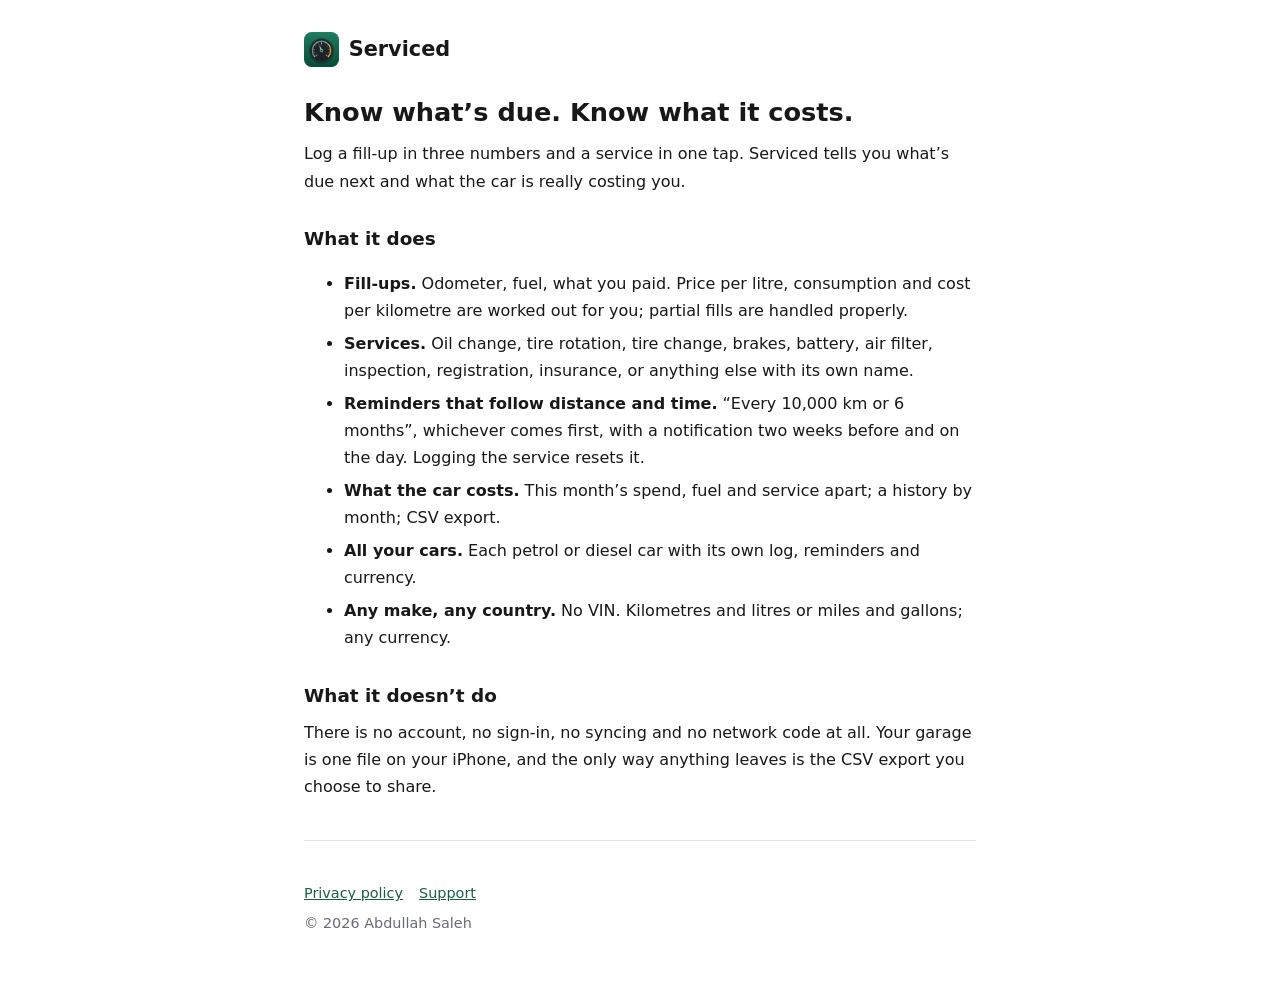
<file: index.html>
<!DOCTYPE html>
<html lang="en">
<head>
<meta charset="utf-8">
<meta name="viewport" content="width=device-width, initial-scale=1">
<title>Serviced — the car logbook that keeps itself</title>
<meta name="description" content="Serviced logs your fill-ups and services, reminds you before the oil change, tires, registration or insurance is due, and shows what the car costs. No account; everything stays on your iPhone.">
<link rel="icon" href="icon-green.png">
<link rel="apple-touch-icon" href="icon-green.png">
<link rel="stylesheet" href="style.css">
</head>
<body>
<a class="brand" href="./"><img src="icon-green.png" alt=""> Serviced</a>

<h1>Know what’s due. Know what it costs.</h1>
<p>Log a fill-up in three numbers and a service in one tap. Serviced tells you what’s due next and what the car is really costing you.</p>

<h2>What it does</h2>
<ul>
<li><strong>Fill-ups.</strong> Odometer, fuel, what you paid. Price per litre, consumption and cost per kilometre are worked out for you; partial fills are handled properly.</li>
<li><strong>Services.</strong> Oil change, tire rotation, tire change, brakes, battery, air filter, inspection, registration, insurance, or anything else with its own name.</li>
<li><strong>Reminders that follow distance and time.</strong> “Every 10,000 km or 6 months”, whichever comes first, with a notification two weeks before and on the day. Logging the service resets it.</li>
<li><strong>What the car costs.</strong> This month’s spend, fuel and service apart; a history by month; CSV export.</li>
<li><strong>All your cars.</strong> Each petrol or diesel car with its own log, reminders and currency.</li>
<li><strong>Any make, any country.</strong> No VIN. Kilometres and litres or miles and gallons; any currency.</li>
</ul>

<h2>What it doesn’t do</h2>
<p>There is no account, no sign-in, no syncing and no network code at all. Your garage is one file on your iPhone, and the only way anything leaves is the CSV export you choose to share.</p>

<hr>
<nav class="muted"><a href="privacy/">Privacy policy</a><a href="support/">Support</a></nav>
<p class="muted">© 2026 Abdullah Saleh</p>
</body>
</html>
</file>
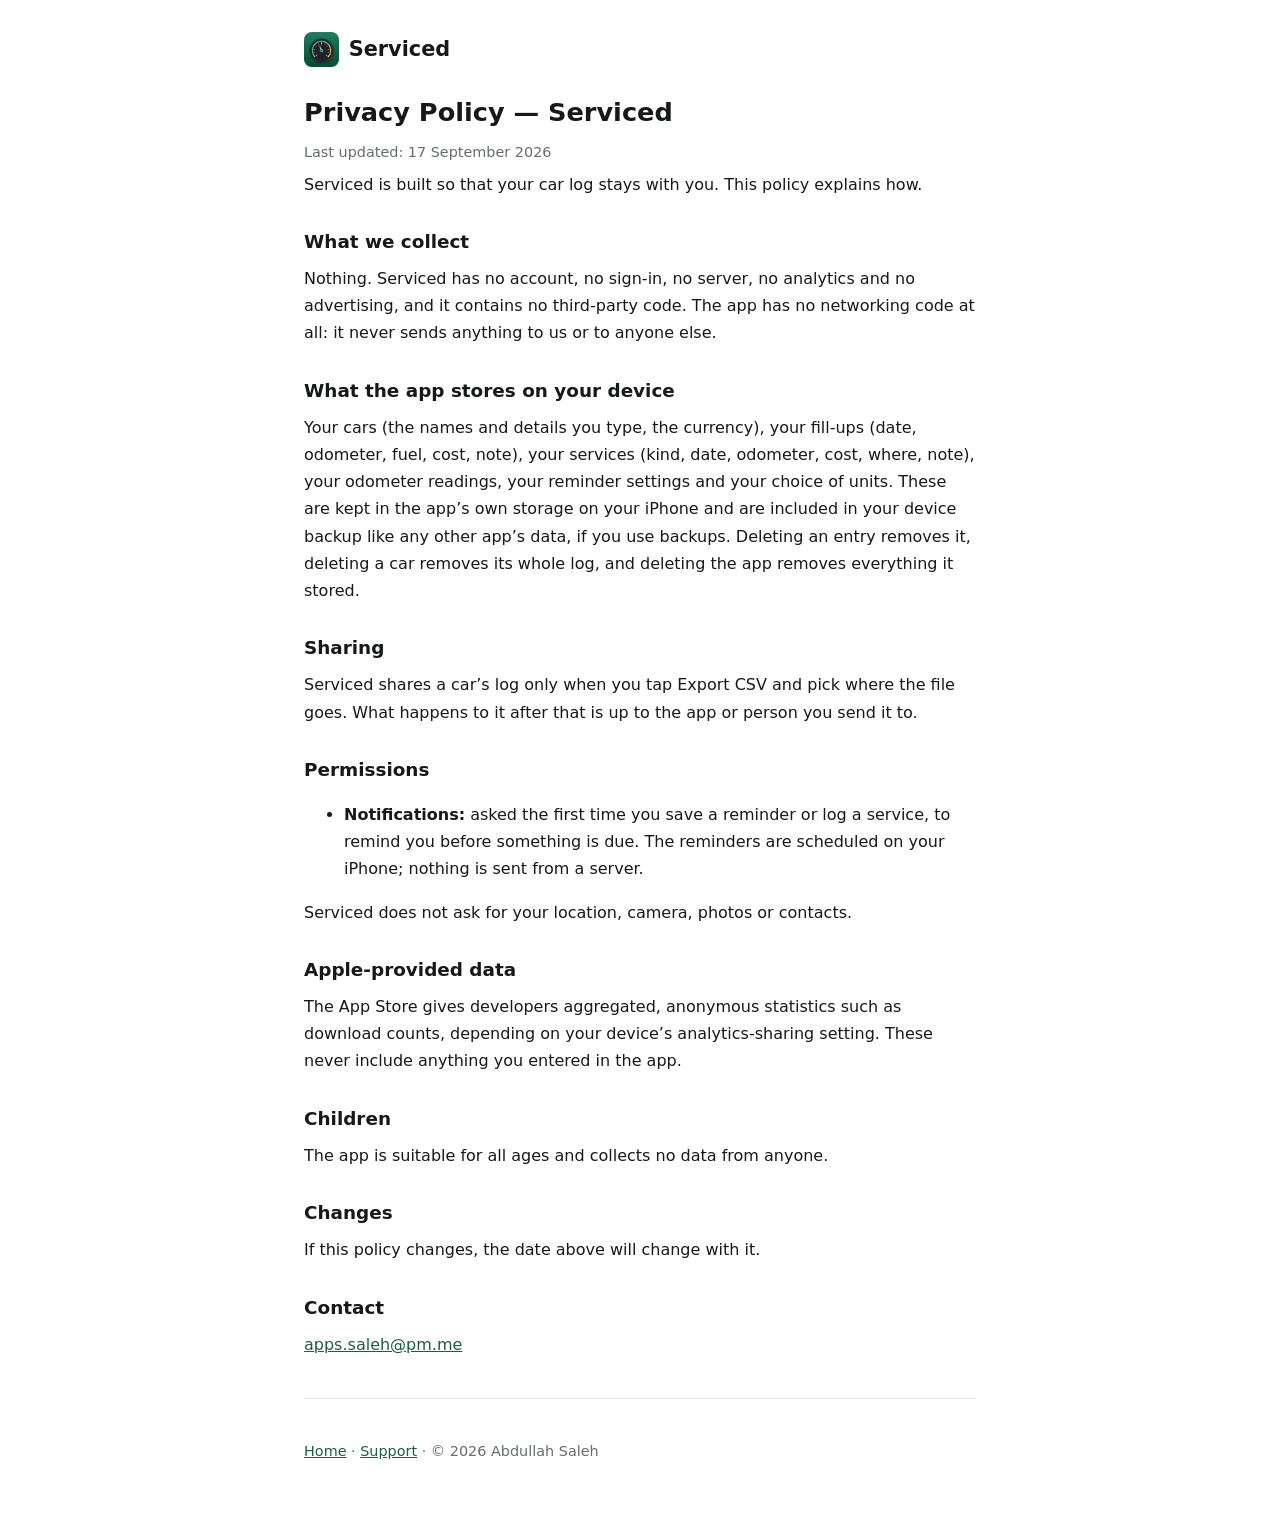
<file: privacy/index.html>
<!DOCTYPE html>
<html lang="en">
<head>
<meta charset="utf-8">
<meta name="viewport" content="width=device-width, initial-scale=1">
<title>Privacy Policy — Serviced</title>
<meta name="description" content="Serviced privacy policy: your car log stays on your device and nothing is collected.">
<link rel="icon" href="../icon-green.png">
<link rel="stylesheet" href="../style.css">
</head>
<body>
<a class="brand" href="../"><img src="../icon-green.png" alt=""> Serviced</a>

<h1>Privacy Policy — Serviced</h1>
<p class="muted">Last updated: 17 September 2026</p>
<p>Serviced is built so that your car log stays with you. This policy explains how.</p>

<h2>What we collect</h2>
<p>Nothing. Serviced has no account, no sign-in, no server, no analytics and no advertising, and it contains no third-party code. The app has no networking code at all: it never sends anything to us or to anyone else.</p>

<h2>What the app stores on your device</h2>
<p>Your cars (the names and details you type, the currency), your fill-ups (date, odometer, fuel, cost, note), your services (kind, date, odometer, cost, where, note), your odometer readings, your reminder settings and your choice of units. These are kept in the app’s own storage on your iPhone and are included in your device backup like any other app’s data, if you use backups. Deleting an entry removes it, deleting a car removes its whole log, and deleting the app removes everything it stored.</p>

<h2>Sharing</h2>
<p>Serviced shares a car’s log only when you tap Export CSV and pick where the file goes. What happens to it after that is up to the app or person you send it to.</p>

<h2>Permissions</h2>
<ul>
<li><strong>Notifications:</strong> asked the first time you save a reminder or log a service, to remind you before something is due. The reminders are scheduled on your iPhone; nothing is sent from a server.</li>
</ul>
<p>Serviced does not ask for your location, camera, photos or contacts.</p>

<h2>Apple-provided data</h2>
<p>The App Store gives developers aggregated, anonymous statistics such as download counts, depending on your device’s analytics-sharing setting. These never include anything you entered in the app.</p>

<h2>Children</h2>
<p>The app is suitable for all ages and collects no data from anyone.</p>

<h2>Changes</h2>
<p>If this policy changes, the date above will change with it.</p>

<h2>Contact</h2>
<p><a href="mailto:apps.saleh@pm.me">apps.saleh@pm.me</a></p>

<hr>
<p class="muted"><a href="../">Home</a> · <a href="../support/">Support</a> · © 2026 Abdullah Saleh</p>
</body>
</html>
</file>
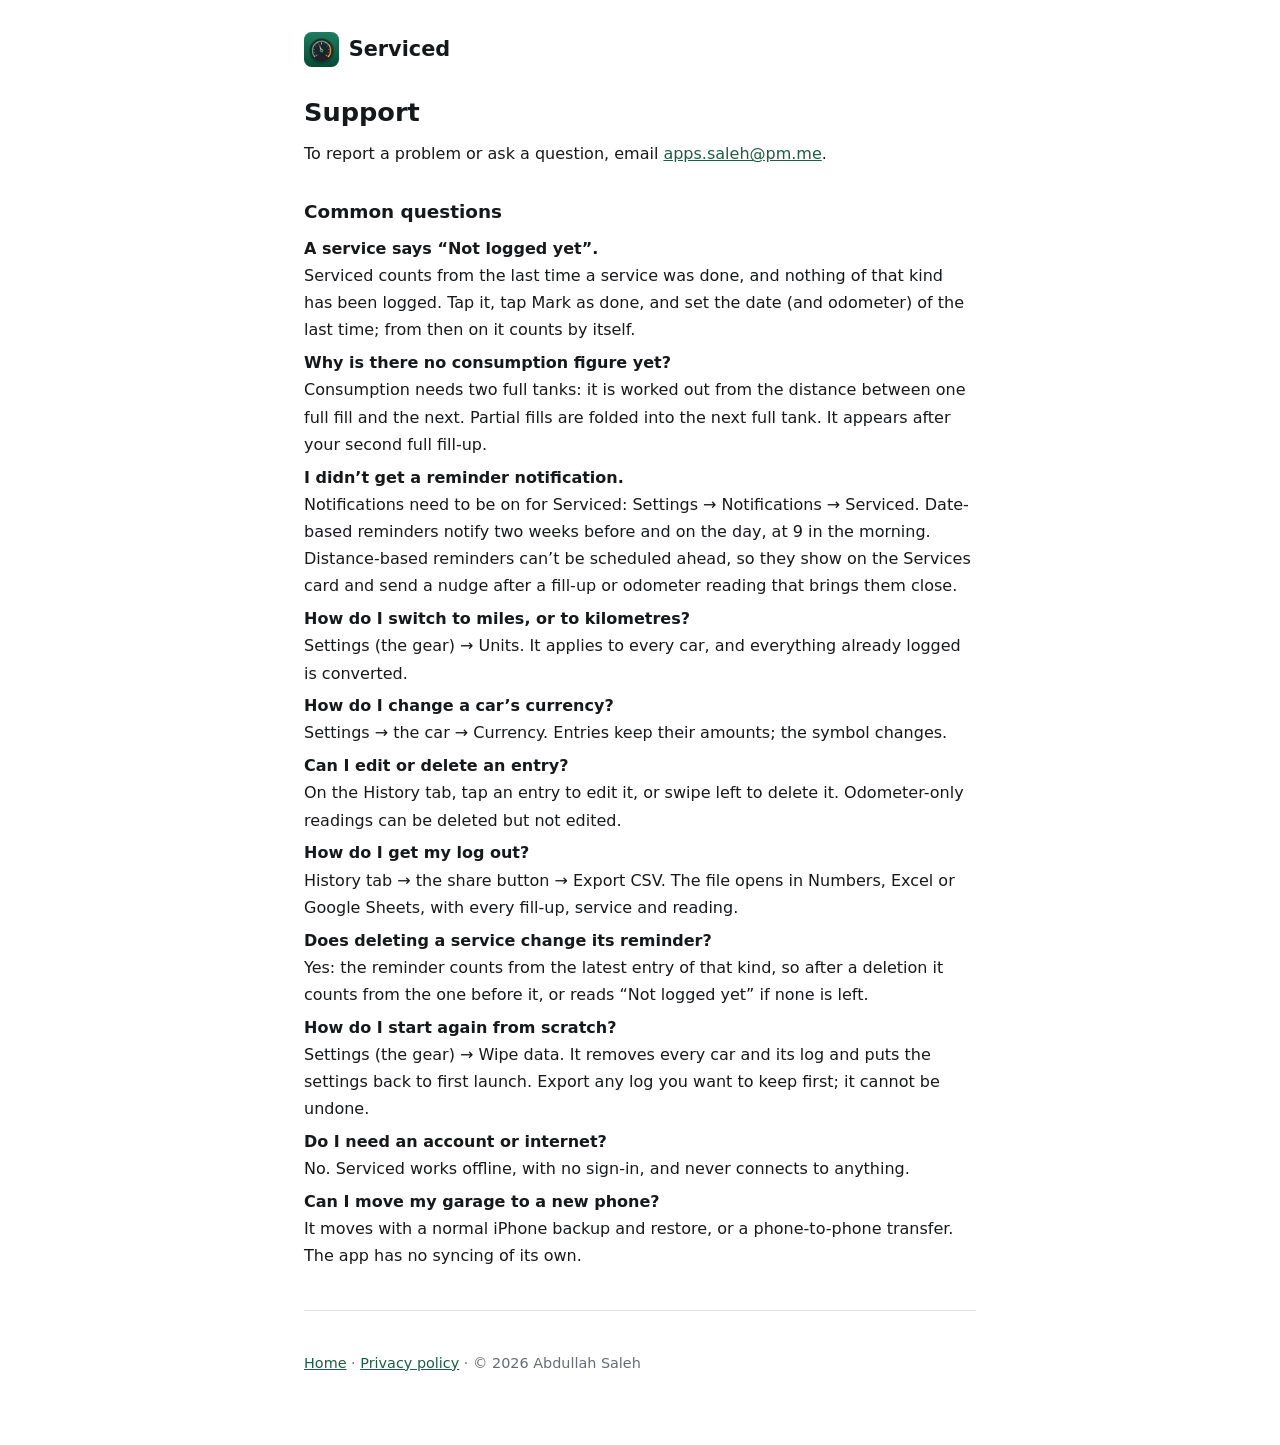
<file: support/index.html>
<!DOCTYPE html>
<html lang="en">
<head>
<meta charset="utf-8">
<meta name="viewport" content="width=device-width, initial-scale=1">
<title>Support — Serviced</title>
<link rel="icon" href="../icon-green.png">
<link rel="stylesheet" href="../style.css">
</head>
<body>
<a class="brand" href="../"><img src="../icon-green.png" alt=""> Serviced</a>
<h1>Support</h1>
<p>To report a problem or ask a question, email <a href="mailto:apps.saleh@pm.me">apps.saleh@pm.me</a>.</p>

<h2>Common questions</h2>
<p><strong>A service says “Not logged yet”.</strong><br>Serviced counts from the last time a service was done, and nothing of that kind has been logged. Tap it, tap Mark as done, and set the date (and odometer) of the last time; from then on it counts by itself.</p>
<p><strong>Why is there no consumption figure yet?</strong><br>Consumption needs two full tanks: it is worked out from the distance between one full fill and the next. Partial fills are folded into the next full tank. It appears after your second full fill-up.</p>
<p><strong>I didn’t get a reminder notification.</strong><br>Notifications need to be on for Serviced: Settings → Notifications → Serviced. Date-based reminders notify two weeks before and on the day, at 9 in the morning. Distance-based reminders can’t be scheduled ahead, so they show on the Services card and send a nudge after a fill-up or odometer reading that brings them close.</p>
<p><strong>How do I switch to miles, or to kilometres?</strong><br>Settings (the gear) → Units. It applies to every car, and everything already logged is converted.</p>
<p><strong>How do I change a car’s currency?</strong><br>Settings → the car → Currency. Entries keep their amounts; the symbol changes.</p>
<p><strong>Can I edit or delete an entry?</strong><br>On the History tab, tap an entry to edit it, or swipe left to delete it. Odometer-only readings can be deleted but not edited.</p>
<p><strong>How do I get my log out?</strong><br>History tab → the share button → Export CSV. The file opens in Numbers, Excel or Google Sheets, with every fill-up, service and reading.</p>
<p><strong>Does deleting a service change its reminder?</strong><br>Yes: the reminder counts from the latest entry of that kind, so after a deletion it counts from the one before it, or reads “Not logged yet” if none is left.</p>
<p><strong>How do I start again from scratch?</strong><br>Settings (the gear) → Wipe data. It removes every car and its log and puts the settings back to first launch. Export any log you want to keep first; it cannot be undone.</p>
<p><strong>Do I need an account or internet?</strong><br>No. Serviced works offline, with no sign-in, and never connects to anything.</p>
<p><strong>Can I move my garage to a new phone?</strong><br>It moves with a normal iPhone backup and restore, or a phone-to-phone transfer. The app has no syncing of its own.</p>

<hr>
<p class="muted"><a href="../">Home</a> · <a href="../privacy/">Privacy policy</a> · © 2026 Abdullah Saleh</p>
</body>
</html>
</file>
<file: style.css>
:root { color-scheme: light dark; }
body { font-family: -apple-system, "Segoe UI", system-ui, sans-serif; max-width: 42rem; margin: 0 auto; padding: 2rem 1.25rem 4rem; line-height: 1.7; color: #17181a; background: #fff; }
@media (prefers-color-scheme: dark) { body { color: #f2f2ef; background: #0f1012; } a { color: #5ccb8a; } .muted { color: #9da1a8; } hr { border-top-color: #2b2e34; } }
a { color: #1b5e43; }
h1 { font-size: 1.6rem; margin: 0 0 .25rem; }
h2 { font-size: 1.15rem; margin: 1.75rem 0 .5rem; }
p, li { margin: .35rem 0; }
.muted { color: #686b71; font-size: .9rem; }
.brand { display: inline-flex; align-items: center; gap: .6rem; font-weight: 800; font-size: 1.3rem; margin-bottom: 1.5rem; color: inherit; text-decoration: none; }
.brand img { width: 2.2rem; height: 2.2rem; border-radius: 22%; }
nav a { margin-inline-end: 1rem; }
hr { border: 0; border-top: 1px solid #e3e3df; margin: 2.5rem 0; }
</file>
